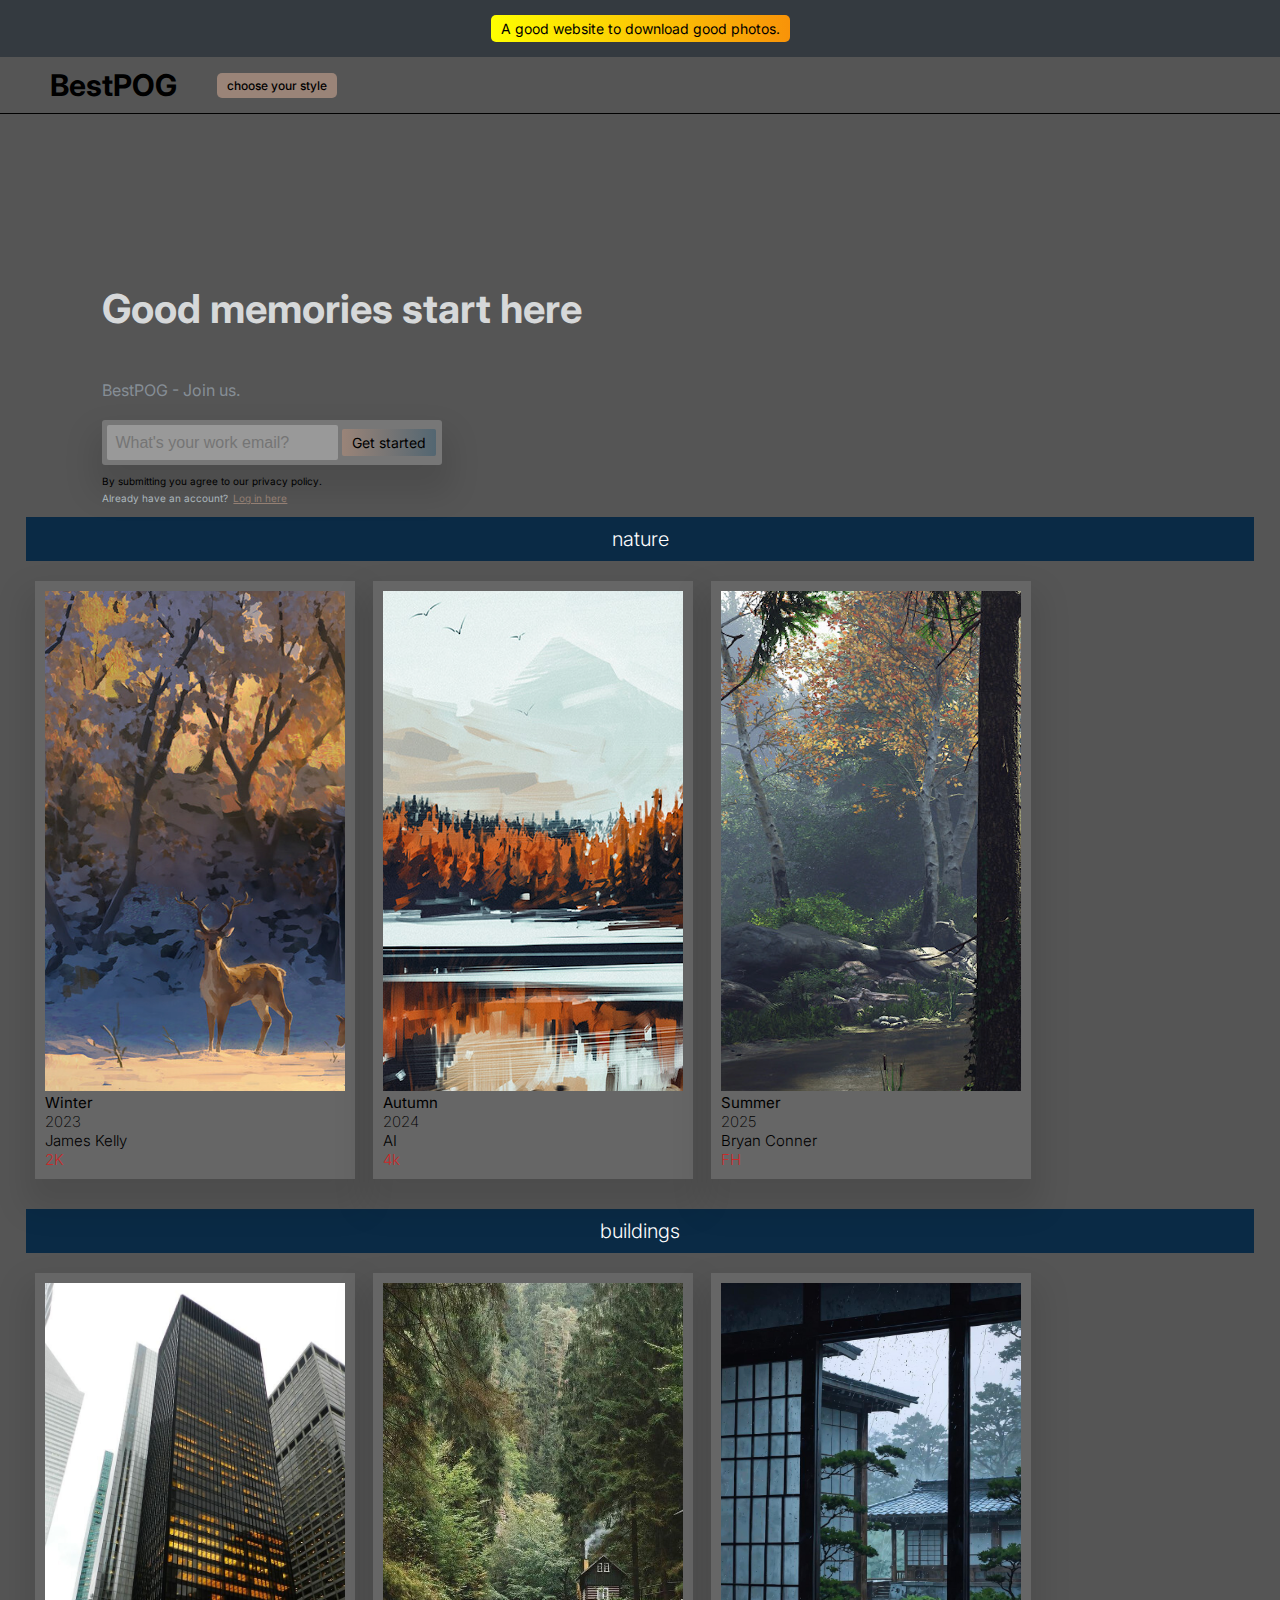
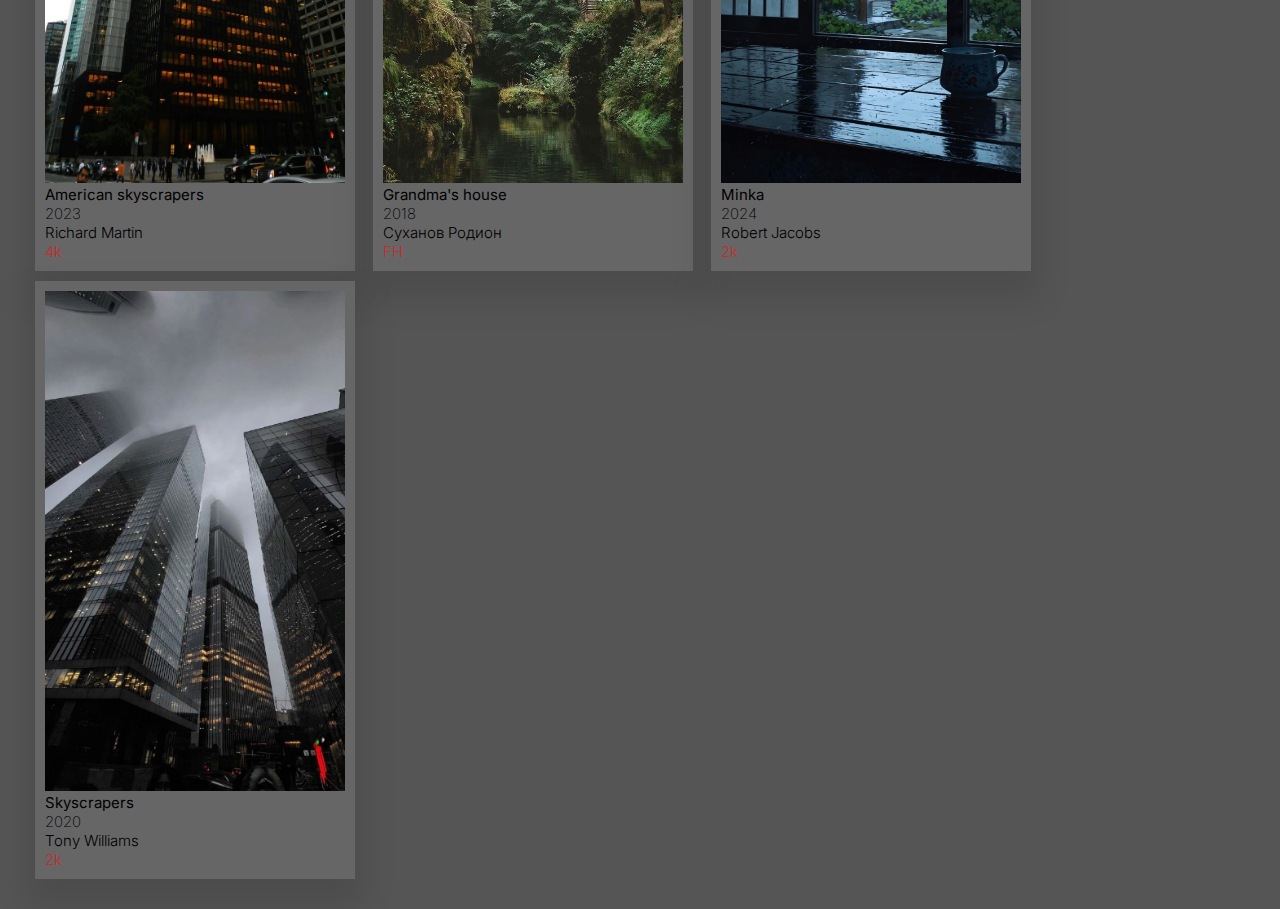
<file: index.html>
<!DOCTYPE html>
<html lang="en">
  <head>
    <meta charset="UTF-8" />
    <meta name="viewport" content="width=device-width, initial-scale=1.0" />
    <link rel="preconnect" href="https://fonts.googleapis.com" />
    <link rel="stylesheet" href="style.css" />
    <link rel="preconnect" href="https://fonts.gstatic.com" crossorigin />
    <link
      href="https://fonts.googleapis.com/css2?family=Inter:wght@100..900&display=swap"
      rel="stylesheet"
    />
    <title>Results</title>
  </head>
  <body>
    <header>
      <div class="main-line1">
        <a href="#" class="line1">A good website to download good photos.</a>
      </div>
      <div class="logo">
        <div class="logo1">
          <a class="point11" href="index.html">BestPOG</a>
          <a href="index.html" class="point12 first">choose your style</a>
        </div>
      </div>

      <div class="main-email">
        <div class="main-box-email">
          <div class="main-text">
            <a class="main-text-2"
              >Good memories start here</a
            >
          </div>
          <div class="main-text2">
            <a>BestPOG - Join us.</a>
          </div>

          <div class="point5">
            <div class="search-box1">
              <input
                class="search-txt1"
                type="text"
                name=""
                placeholder="What's your work email?"
              />
              <a class="search-btn1" href="# "> Get started </a>
            </div>
          </div>

          <div class="main-text3">
            <a>By submitting you agree to our privacy policy.</a>
          </div>
          <div class="textbottle4">
            <a class="main-account">Already have an account?</a>
            <a class="main-log" href="#">Log in here</a>
          </div>
        </div>
      </div>
    </header>
    <article class="cent-1">
        <div class="medium-course">
            <a>nature</a>
        </div>
      <div class="logo530">
        <div class="logo53">
            <div>
              <a href="index2.html"
                ><img class="badfox" src="imgfor/exp3.png"
              /></a>
            </div>
  
            <div class="fo2">
              <a class="fo21" href="index2.html">Winter</a>
  
              <a class="fo22" href="index2.html">2023</a>
              <a class="fo23" href="index2.html">James Kelly</a>
              <a class="fo24">2K</a>
            </div>
          </div>
          <div class="logo53">
            <div>
              <a href="index3.html"
                ><img class="badfox" src="imgfor/expp1.png"
              /></a>
            </div>

            <div class="fo2">
              <a href="index3.html" class="fo21"
                >Autumn</a
              >
              <a href="index3.html" class="fo22">2024 </a>
              <a href="index3.html" class="fo23">AI</a>
              <a class="fo24">4k</a>
              
            </div>
          </div>
          <div class="logo53">
            <div>
              <a href="index4.html"><img class="badfox" src="imgfor/exp2.png" /></a>
            </div>
  
            <div class="fo2">
              <a href="index4.html" class="fo21">Summer
            </a>
              <a href="index4.html" class="fo22">2025</a>
              <a href="index4.html" class="fo23">Bryan Conner</a>
              <a class="fo24">FH</a>
            </div>
          </div>
          
        </div>
      </div>
      <article class="cent-3">
        <div class="medium-course">
            <a>buildings</a>
        </div>

      
      <div class="logo530">
        <div class="logo53">
          <div>
            <a href="index11.html"
              ><img class="badfox" src="imgfor/a.jpeg"
            /></a>
          </div>

          <div  class="fo2">
            <a href="index11.html" class="fo21">American skyscrapers</a>

            <a href="index11.html" class="fo22">2023</a>
            <a href="index11.html" class="fo23">Richard Martin</a>
            <a class="fo24">4k</a>
          </div>
        </div>
        <div class="logo53">
          <div>
            <a href="index12.html"
              ><img class="badfox" src="imgfor/111.jpeg"
            /></a>
          </div>
          <!-- <div> <a href="Paprika_art/paprika_art.html"><img class="badfox" src="/photo1715712175 (1).jpeg" /></a> </div> -->

          <div class="fo2">
            <a href="index12.html" class="fo21"
              >Grandma's house</a
            >
            <a href="index12.html" class="fo22">2018</a>
            <a href="index12.html" class="fo23">Суханов Родион</a>
            <a class="fo24">FH</a>
          </div>
        </div>
        <div class="logo53">
          <div>
            <a href="index13.html"><img class="badfox" src="/imgfor/3.jpeg" /></a>
          </div>

          <div class="fo2">
            <a href="index13.html" class="fo21">Minka</a>
            <a href="index13.html" class="fo22">2024</a>
            <a href="index13.html" class="fo23">Robert Jacobs</a>
            <a class="fo24">2k</a>
          </div>
        </div>
        <div class="logo53">
          <div>
            <a href="index14.html"><img class="badfox" src="imgfor/2.jpeg" /></a>
          </div>

          <div class="fo2">
            <a href="index14.html" class="fo21">Skyscrapers</a>
            <a href="index14.html" class="fo22">2020</a>
            <a href="index14.html" class="fo23">Tony Williams</a>
            <a class="fo24">2k</a>
          </div>
        </div>
      </div>
    </article>
    </article>
    <article class="cent-2"></article>
    <div></div>
  </body>
</html>
</file>
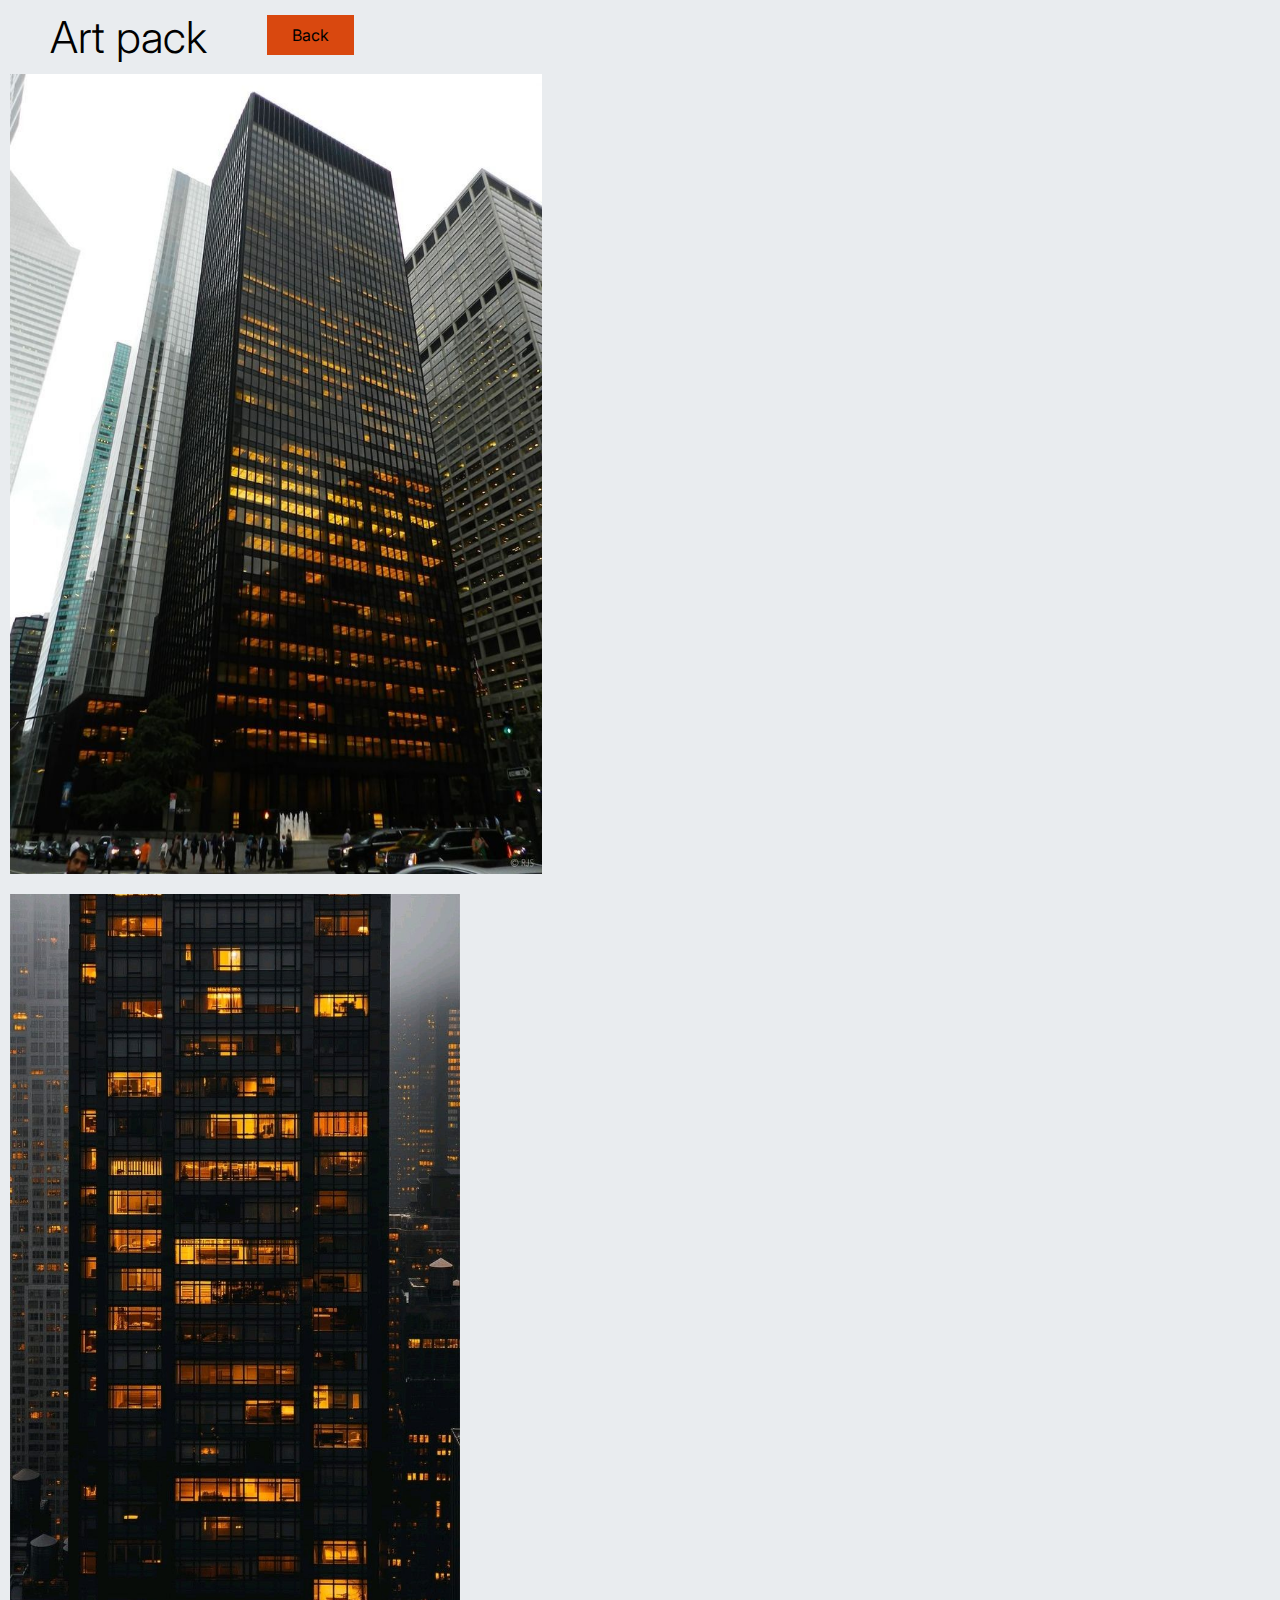
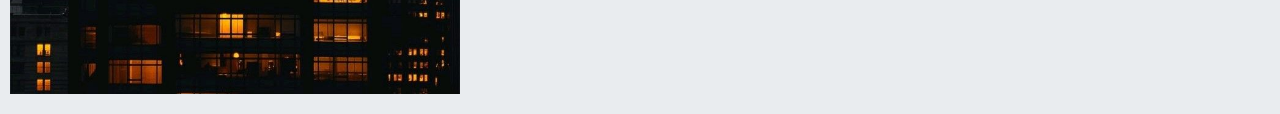
<file: index11.html>
<!DOCTYPE html>
<html lang="en">
  <head>
    <meta charset="UTF-8" />
    <meta name="viewport" content="width=device-width, initial-scale=1.0" />
    <link rel="preconnect" href="https://fonts.googleapis.com" />
    <link rel="preconnect" href="https://fonts.gstatic.com" crossorigin />
    <link
      href="https://fonts.googleapis.com/css2?family=Inter:wght@100..900&display=swap"
      rel="stylesheet"
    />
    <title>Document</title>
    <style>
      * {
        margin: 0;
        padding: 0;
        box-sizing: border-box;
      }

      body {
        margin: 0 auto;
        font-family: 'Inter', sans-serif;
        /* width: auto; */
        width: auto;
        background-color: #e9ecef;
      }

      .bad {
        width: 800px;
        height: 436px;
      }
      .bad0 {
        /* display: flex; */
        /* display: grid; */
        /* grid-template-columns: repeat(2, 2fr); */
        /* gap: 10px; */
        /* padding-left: 10px; */
        /* padding-right: 10px; */
      }
      .bad2 {
        /* padding-right: 10px; */
      }
      .bad4 {
        /* padding-right: 10px; */
      }
      .logo {
        display: flex;
        font-size: 44px;
        font-weight: 300;
        padding: 10px 40px;
        /* margin-top: 30px; */
        /* margin-top: 400px; */
      }
      .bad1 {
        font-weight: 300;
        font-size: 20px;
        text-decoration: none;
        color: #495057;
        padding-left: 20px;
        border-bottom: 3px solid #000;
        border-right: 3px solid #000;

        display: block;
      }
      .point {
        /* display: flex;
            flex-direction: column; */
      }
      .bads {
        /* width: 790px;
            height: 436px; */
        width: 800px;
        height: 436px;
        background-color: #495057;
        /* margin-right: 10px; */
        font-weight: 300;
        font-size: 40px;
        align-items: center;
        justify-content: center;
        display: flex;
        text-decoration: none;
        color: #000;
      }
      .bad2 {
        width: 500px;
        height: 833px;
        padding-bottom: 10px;
      }
      .bads2 {
        width: 500px;
        height: 833px;
        background-color: #495057;
        /* margin-right: 10px; */
        font-weight: 300;
        font-size: 40px;
        align-items: center;
        justify-content: center;
        display: flex;
        text-decoration: none;
        color: #000;
      }
      .point {
        margin-left: 10px;
      }
      .logo0 {
        display: flex;
      }
      .logo1 {
        /* display: flex; */
        margin-left: 20px;
        height: 0;
        padding-top: 10px;
        padding-bottom: 30px;
        padding-left: 25px;
        padding-right: 25px;
        align-items: center;
        justify-content: center;
        margin-top: 15px;
        text-decoration: none;
        color: #000;

        /* padding-top: 10px; */
        background-color: #d9480f;
      }
      .text-point2 {
        display: inline-block;
        background-color: #868e96;
        padding: 20px 10px;
        border-radius: 15px;
        color: #000;
        font-size: 12px;
        font-weight: 300;
      }
      .bad {
        width: 500px;
        height: 833px;

        padding-bottom: 10px;
      }
      .bado {
        display: flex;
        height: 800px;
        margin-bottom: 20px;
      }
    </style>
  </head>
  <body>
    <div class="point">
      <div class="logo0">
        <a class="logo">Art pack</a>

        <a href="index.html" class="logo1">Back</a>
      </div>
      <div class="bad0">
        <a href="imgfor/_1.jpeg"><img class="bado" src="imgfor/_1.jpeg" /></a>
        <a href="mainphoto/m1.jpeg"
          ><img class="bado" src="mainphoto/m1.jpeg"
        /></a>
      </div>
    </div>
  </body>
</html>
</file>
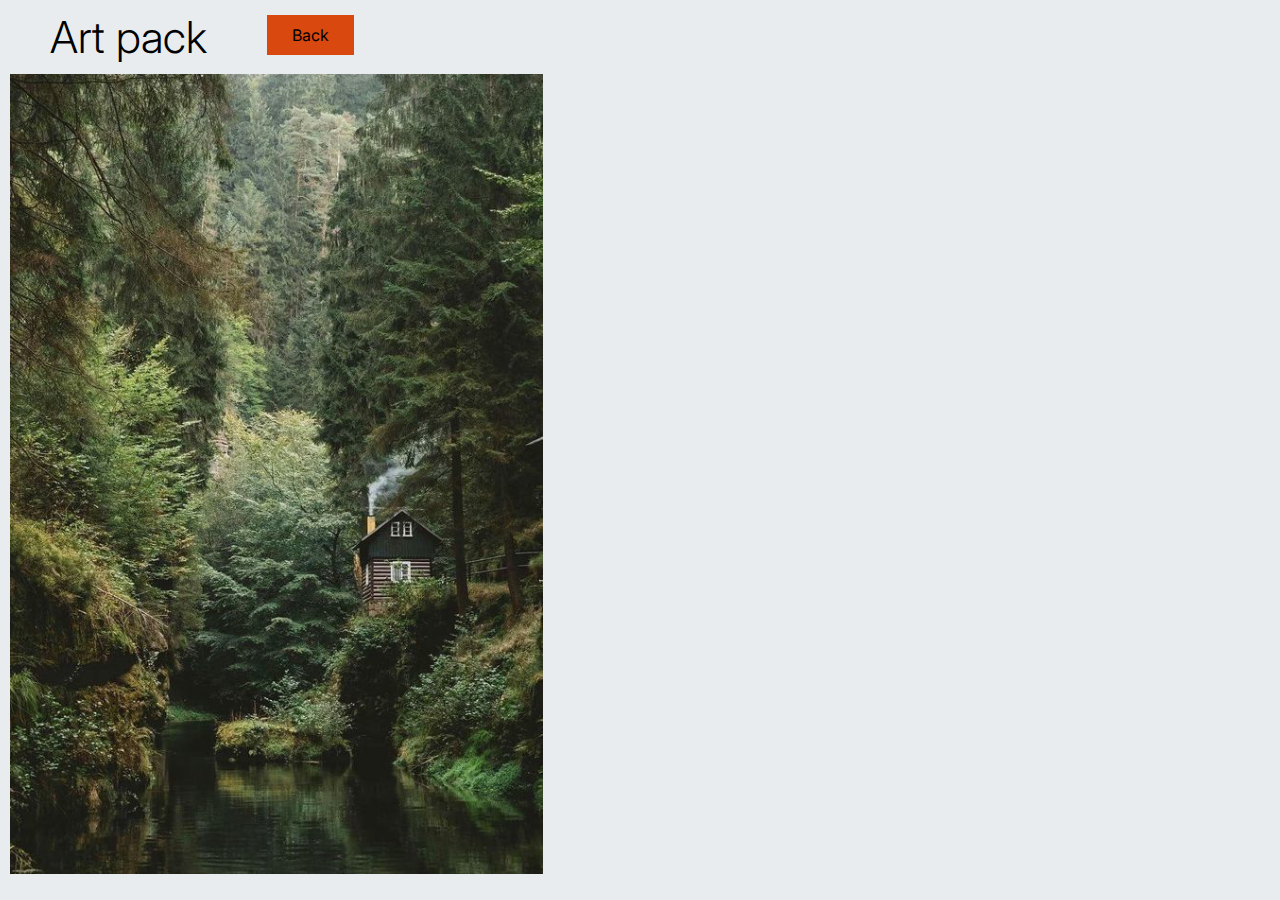
<file: index12.html>
<!DOCTYPE html>
<html lang="en">
  <head>
    <meta charset="UTF-8" />
    <meta name="viewport" content="width=device-width, initial-scale=1.0" />
    <link rel="preconnect" href="https://fonts.googleapis.com" />
    <link rel="preconnect" href="https://fonts.gstatic.com" crossorigin />
    <link
      href="https://fonts.googleapis.com/css2?family=Inter:wght@100..900&display=swap"
      rel="stylesheet"
    />
    <title>Document</title>
    <style>
      * {
        margin: 0;
        padding: 0;
        box-sizing: border-box;
      }

      body {
        margin: 0 auto;
        font-family: 'Inter', sans-serif;
        /* width: auto; */
        width: auto;
        background-color: #e9ecef;
      }

      .bad {
        width: 800px;
        height: 436px;
      }
      .bad0 {
        /* display: flex; */
        /* display: grid; */
        /* grid-template-columns: repeat(2, 2fr); */
        /* gap: 10px; */
        /* padding-left: 10px; */
        /* padding-right: 10px; */
      }
      .bad2 {
        /* padding-right: 10px; */
      }
      .bad4 {
        /* padding-right: 10px; */
      }
      .logo {
        display: flex;
        font-size: 44px;
        font-weight: 300;
        padding: 10px 40px;
        /* margin-top: 30px; */
        /* margin-top: 400px; */
      }
      .bad1 {
        font-weight: 300;
        font-size: 20px;
        text-decoration: none;
        color: #495057;
        padding-left: 20px;
        border-bottom: 3px solid #000;
        border-right: 3px solid #000;

        display: block;
      }
      .point {
        /* display: flex;
            flex-direction: column; */
      }
      .bads {
        /* width: 790px;
            height: 436px; */
        width: 800px;
        height: 436px;
        background-color: #495057;
        /* margin-right: 10px; */
        font-weight: 300;
        font-size: 40px;
        align-items: center;
        justify-content: center;
        display: flex;
        text-decoration: none;
        color: #000;
      }
      .bad2 {
        width: 500px;
        height: 833px;
        padding-bottom: 10px;
      }
      .bads2 {
        width: 500px;
        height: 833px;
        background-color: #495057;
        /* margin-right: 10px; */
        font-weight: 300;
        font-size: 40px;
        align-items: center;
        justify-content: center;
        display: flex;
        text-decoration: none;
        color: #000;
      }
      .point {
        margin-left: 10px;
      }
      .logo0 {
        display: flex;
      }
      .logo1 {
        /* display: flex; */
        margin-left: 20px;
        height: 0;
        padding-top: 10px;
        padding-bottom: 30px;
        padding-left: 25px;
        padding-right: 25px;
        align-items: center;
        justify-content: center;
        margin-top: 15px;
        text-decoration: none;
        color: #000;

        /* padding-top: 10px; */
        background-color: #d9480f;
      }
      .text-point2 {
        display: inline-block;
        background-color: #868e96;
        padding: 20px 10px;
        border-radius: 15px;
        color: #000;
        font-size: 12px;
        font-weight: 300;
      }
      .bad {
        width: 500px;
        height: 833px;

        padding-bottom: 10px;
      }
      .bado {
        display: flex;
        height: 800px;
        margin-bottom: 20px;
      }
    </style>
  </head>
  <body>
    <div class="point">
      <div class="logo0">
        <a class="logo">Art pack</a>

        <a href="index.html" class="logo1">Back</a>
      </div>
      <div class="bad0">
        <a href="imgfor/111"><img class="bado" src="imgfor/111.jpeg" /></a>
      </div>
    </div>
  </body>
</html>
</file>
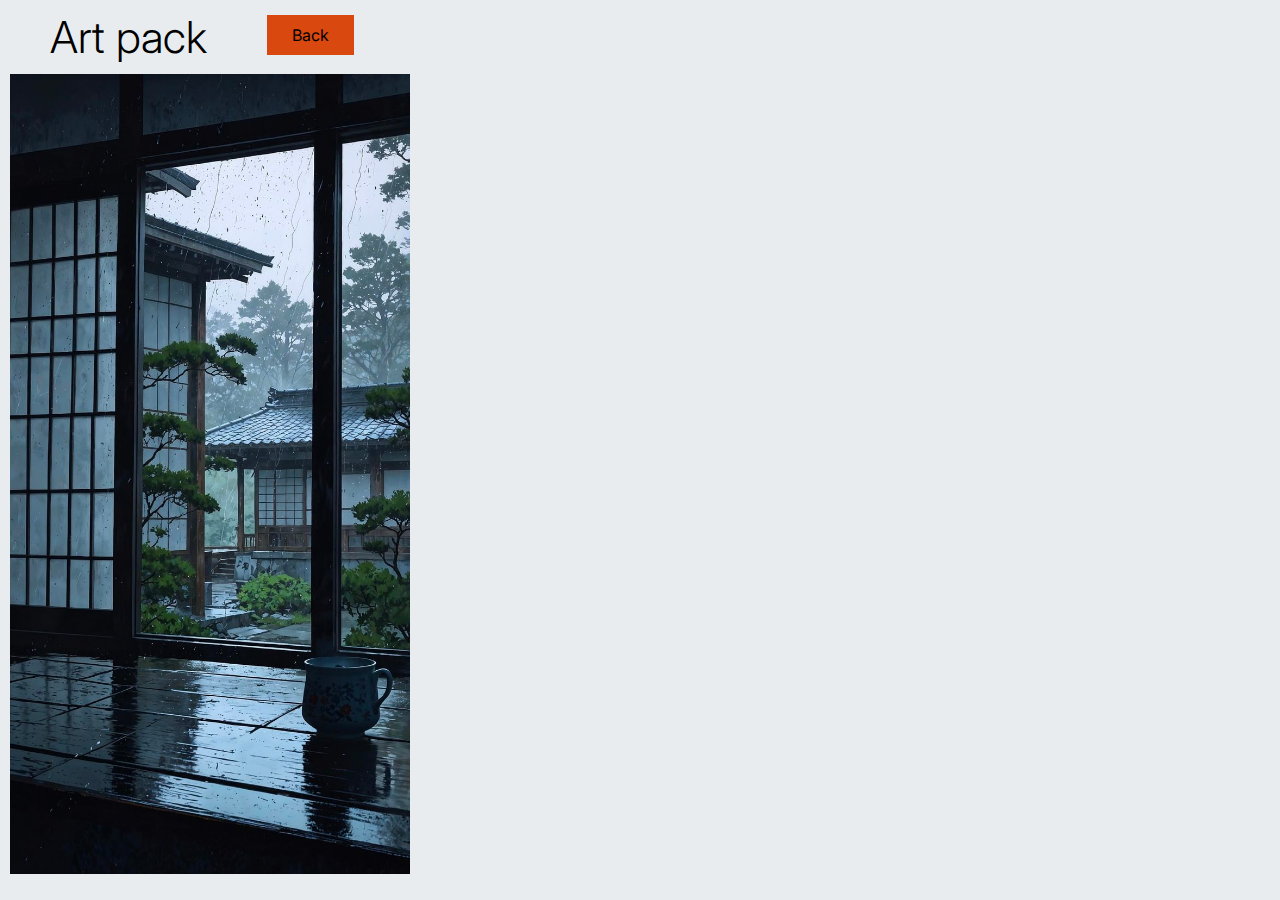
<file: index13.html>
<!DOCTYPE html>
<html lang="en">
  <head>
    <meta charset="UTF-8" />
    <meta name="viewport" content="width=device-width, initial-scale=1.0" />
    <link rel="preconnect" href="https://fonts.googleapis.com" />
    <link rel="preconnect" href="https://fonts.gstatic.com" crossorigin />
    <link
      href="https://fonts.googleapis.com/css2?family=Inter:wght@100..900&display=swap"
      rel="stylesheet"
    />
    <title>Document</title>
    <style>
      * {
        margin: 0;
        padding: 0;
        box-sizing: border-box;
      }

      body {
        margin: 0 auto;
        font-family: 'Inter', sans-serif;
        /* width: auto; */
        width: auto;
        background-color: #e9ecef;
      }

      .bad {
        width: 800px;
        height: 436px;
      }
      .bad0 {
        /* display: flex; */
        /* display: grid; */
        /* grid-template-columns: repeat(2, 2fr); */
        /* gap: 10px; */
        /* padding-left: 10px; */
        /* padding-right: 10px; */
      }
      .bad2 {
        /* padding-right: 10px; */
      }
      .bad4 {
        /* padding-right: 10px; */
      }
      .logo {
        display: flex;
        font-size: 44px;
        font-weight: 300;
        padding: 10px 40px;
        /* margin-top: 30px; */
        /* margin-top: 400px; */
      }
      .bad1 {
        font-weight: 300;
        font-size: 20px;
        text-decoration: none;
        color: #495057;
        padding-left: 20px;
        border-bottom: 3px solid #000;
        border-right: 3px solid #000;

        display: block;
      }
      .point {
        /* display: flex;
            flex-direction: column; */
      }
      .bads {
        /* width: 790px;
            height: 436px; */
        width: 800px;
        height: 436px;
        background-color: #495057;
        /* margin-right: 10px; */
        font-weight: 300;
        font-size: 40px;
        align-items: center;
        justify-content: center;
        display: flex;
        text-decoration: none;
        color: #000;
      }
      .bad2 {
        width: 500px;
        height: 833px;
        padding-bottom: 10px;
      }
      .bads2 {
        width: 500px;
        height: 833px;
        background-color: #495057;
        /* margin-right: 10px; */
        font-weight: 300;
        font-size: 40px;
        align-items: center;
        justify-content: center;
        display: flex;
        text-decoration: none;
        color: #000;
      }
      .point {
        margin-left: 10px;
      }
      .logo0 {
        display: flex;
      }
      .logo1 {
        /* display: flex; */
        margin-left: 20px;
        height: 0;
        padding-top: 10px;
        padding-bottom: 30px;
        padding-left: 25px;
        padding-right: 25px;
        align-items: center;
        justify-content: center;
        margin-top: 15px;
        text-decoration: none;
        color: #000;

        /* padding-top: 10px; */
        background-color: #d9480f;
      }
      .text-point2 {
        display: inline-block;
        background-color: #868e96;
        padding: 20px 10px;
        border-radius: 15px;
        color: #000;
        font-size: 12px;
        font-weight: 300;
      }
      .bad {
        width: 500px;
        height: 833px;

        padding-bottom: 10px;
      }
      .bado {
        display: flex;
        height: 800px;
        margin-bottom: 20px;
      }
    </style>
  </head>
  <body>
    <div class="point">
      <div class="logo0">
        <a class="logo">Art pack</a>

        <a href="index.html" class="logo1">Back</a>
      </div>
      <div class="bad0">
        <a href="imgfor/3.jpeg"><img class="bado" src="imgfor/3.jpeg" /></a>
      </div>
    </div>
  </body>
</html>
</file>
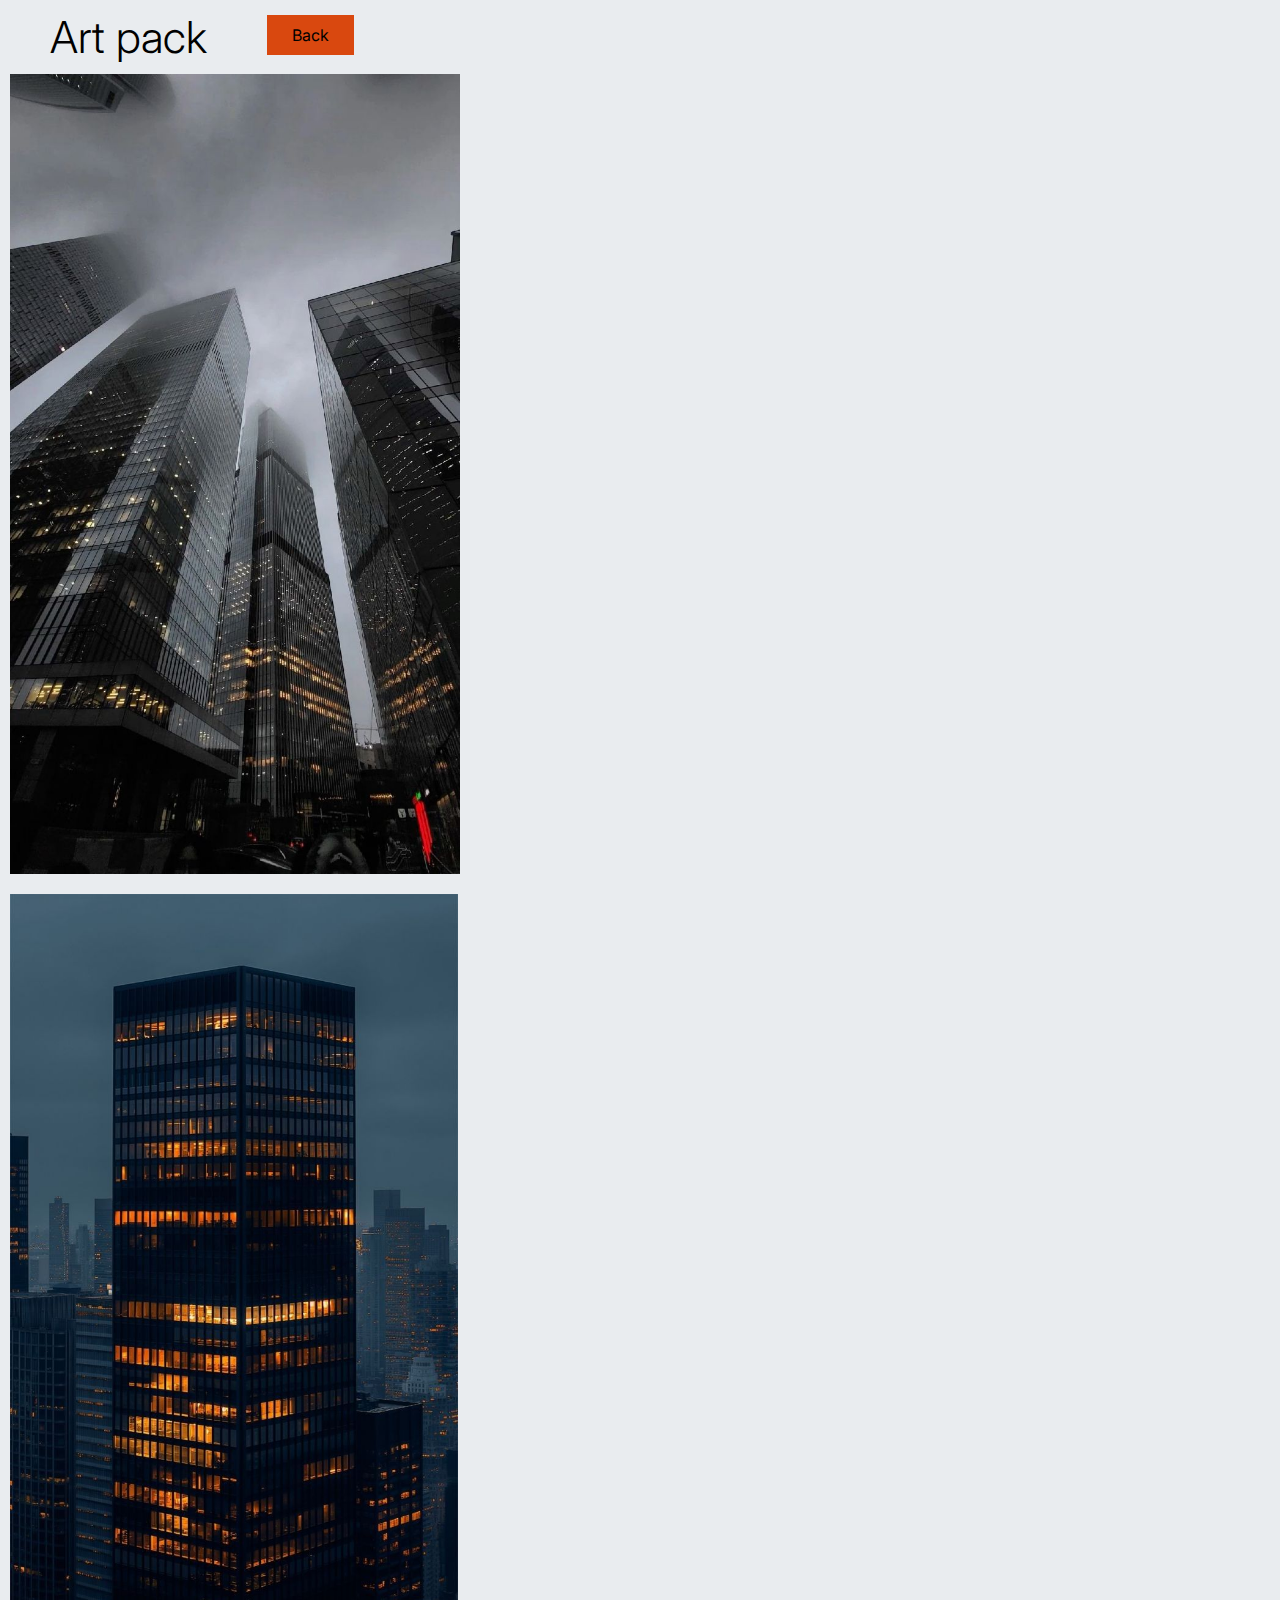
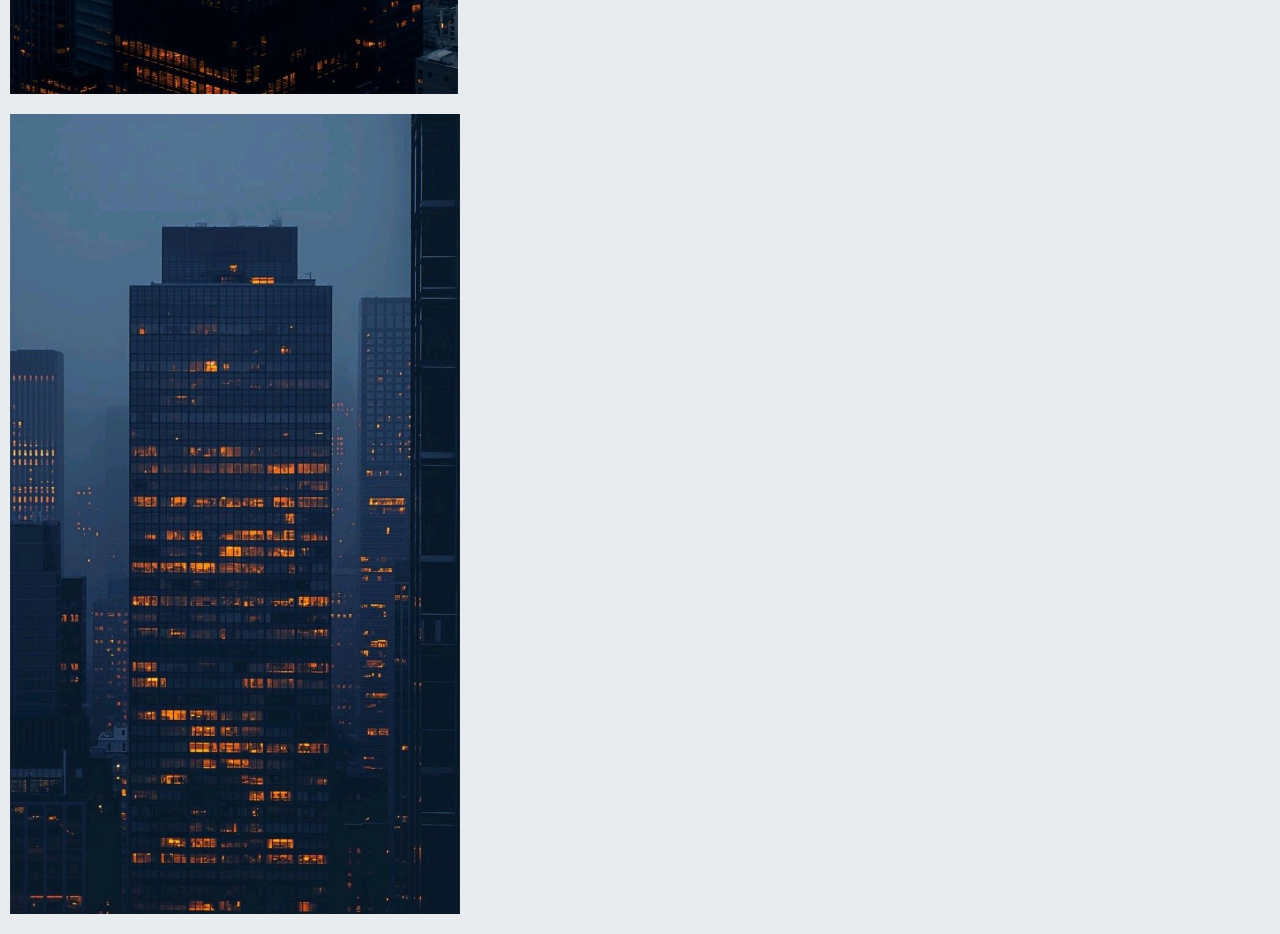
<file: index14.html>
<!DOCTYPE html>
<html lang="en">
  <head>
    <meta charset="UTF-8" />
    <meta name="viewport" content="width=device-width, initial-scale=1.0" />
    <link rel="preconnect" href="https://fonts.googleapis.com" />
    <link rel="preconnect" href="https://fonts.gstatic.com" crossorigin />
    <link
      href="https://fonts.googleapis.com/css2?family=Inter:wght@100..900&display=swap"
      rel="stylesheet"
    />
    <title>Document</title>
    <style>
      * {
        margin: 0;
        padding: 0;
        box-sizing: border-box;
      }

      body {
        margin: 0 auto;
        font-family: 'Inter', sans-serif;
        /* width: auto; */
        width: auto;
        background-color: #e9ecef;
      }

      .bad {
        width: 800px;
        height: 436px;
      }
      .bad0 {
        /* display: flex; */
        /* display: grid; */
        /* grid-template-columns: repeat(2, 2fr); */
        /* gap: 10px; */
        /* padding-left: 10px; */
        /* padding-right: 10px; */
      }
      .bad2 {
        /* padding-right: 10px; */
      }
      .bad4 {
        /* padding-right: 10px; */
      }
      .logo {
        display: flex;
        font-size: 44px;
        font-weight: 300;
        padding: 10px 40px;
        /* margin-top: 30px; */
        /* margin-top: 400px; */
      }
      .bad1 {
        font-weight: 300;
        font-size: 20px;
        text-decoration: none;
        color: #495057;
        padding-left: 20px;
        border-bottom: 3px solid #000;
        border-right: 3px solid #000;

        display: block;
      }
      .point {
        /* display: flex;
            flex-direction: column; */
      }
      .bads {
        /* width: 790px;
            height: 436px; */
        width: 800px;
        height: 436px;
        background-color: #495057;
        /* margin-right: 10px; */
        font-weight: 300;
        font-size: 40px;
        align-items: center;
        justify-content: center;
        display: flex;
        text-decoration: none;
        color: #000;
      }
      .bad2 {
        width: 500px;
        height: 833px;
        padding-bottom: 10px;
      }
      .bads2 {
        width: 500px;
        height: 833px;
        background-color: #495057;
        /* margin-right: 10px; */
        font-weight: 300;
        font-size: 40px;
        align-items: center;
        justify-content: center;
        display: flex;
        text-decoration: none;
        color: #000;
      }
      .point {
        margin-left: 10px;
      }
      .logo0 {
        display: flex;
      }
      .logo1 {
        /* display: flex; */
        margin-left: 20px;
        height: 0;
        padding-top: 10px;
        padding-bottom: 30px;
        padding-left: 25px;
        padding-right: 25px;
        align-items: center;
        justify-content: center;
        margin-top: 15px;
        text-decoration: none;
        color: #000;

        /* padding-top: 10px; */
        background-color: #d9480f;
      }
      .text-point2 {
        display: inline-block;
        background-color: #868e96;
        padding: 20px 10px;
        border-radius: 15px;
        color: #000;
        font-size: 12px;
        font-weight: 300;
      }
      .bad {
        width: 500px;
        height: 833px;

        padding-bottom: 10px;
      }
      .bado {
        display: flex;
        height: 800px;
        margin-bottom: 20px;
      }
    </style>
  </head>
  <body>
    <div class="point">
      <div class="logo0">
        <a class="logo">Art pack</a>

        <a href="index.html" class="logo1">Back</a>
      </div>
      <div class="bad0">
        <a href="imgfor/_2.jpeg"><img class="bado" src="imgfor/_2.jpeg" /></a>
        <a href="mainphoto/m10.jpeg"
          ><img class="bado" src="mainphoto/m10.jpeg"
        /></a>
        <a href="mainphoto/m9.jpeg"
          ><img class="bado" src="mainphoto/m9.jpeg"
        /></a>
      </div>
    </div>
  </body>
</html>
</file>
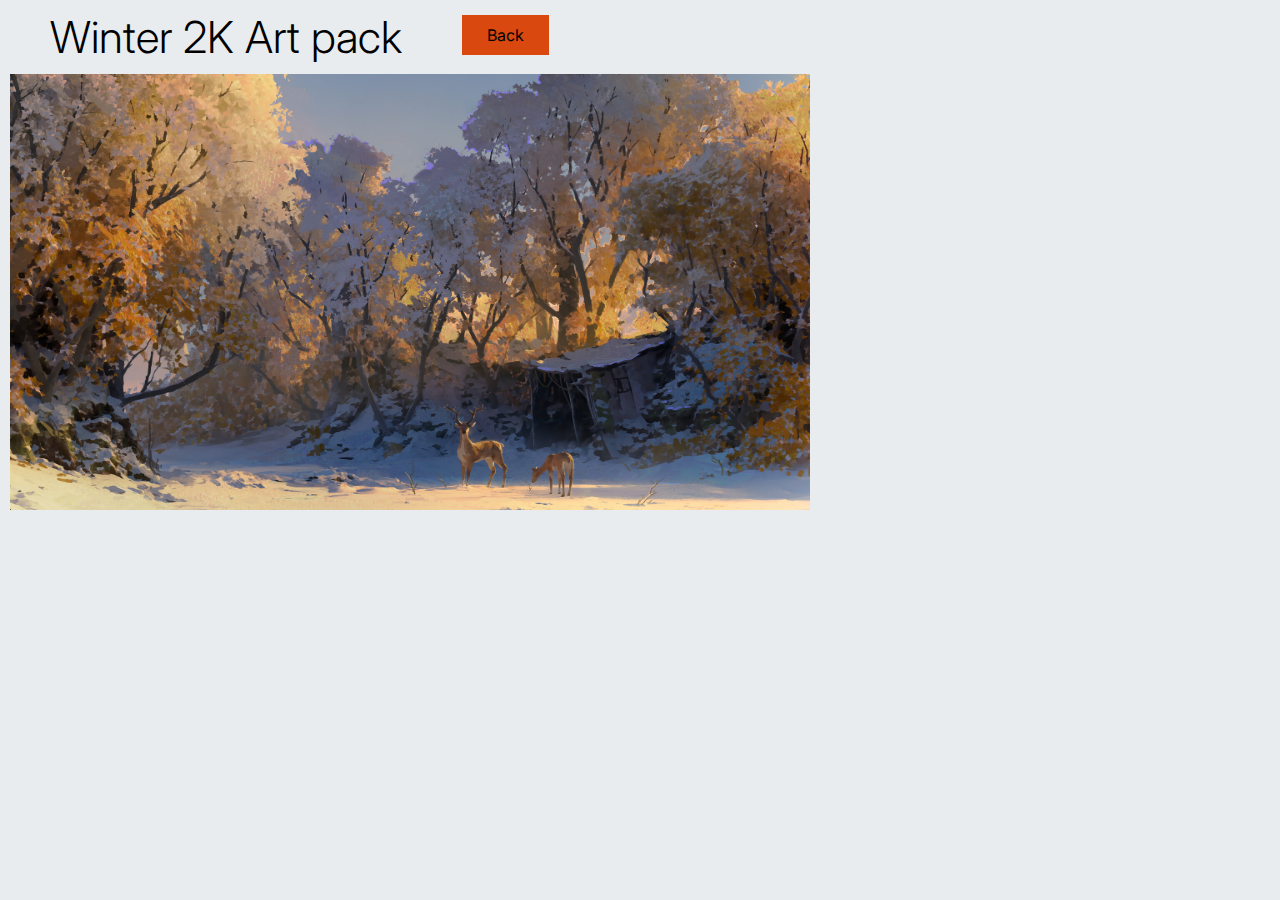
<file: index2.html>
<!DOCTYPE html>
<html lang="en">
  <head>
    <meta charset="UTF-8" />
    <meta name="viewport" content="width=device-width, initial-scale=1.0" />
    <link rel="preconnect" href="https://fonts.googleapis.com" />
    <link rel="preconnect" href="https://fonts.gstatic.com" crossorigin />
    <link
      href="https://fonts.googleapis.com/css2?family=Inter:wght@100..900&display=swap"
      rel="stylesheet"
    />
    <title>Document</title>
    <style>
      * {
        margin: 0;
        padding: 0;
        box-sizing: border-box;
      }

      body {
        margin: 0 auto;
        font-family: 'Inter', sans-serif;
        /* width: auto; */
        width: auto;
        background-color: #e9ecef;
      }

      .bad {
        width: 800px;
        height: 436px;
      }
      .bad0 {
        /* display: flex; */
        /* display: grid; */
        /* grid-template-columns: repeat(2, 2fr); */
        /* gap: 10px; */
        /* padding-left: 10px; */
        /* padding-right: 10px; */
      }
      .bad2 {
        /* padding-right: 10px; */
      }
      .bad4 {
        /* padding-right: 10px; */
      }
      .logo {
        display: flex;
        font-size: 44px;
        font-weight: 300;
        padding: 10px 40px;
        /* margin-top: 30px; */
        /* margin-top: 400px; */
      }
      .bad1 {
        font-weight: 300;
        font-size: 20px;
        text-decoration: none;
        color: #495057;
        padding-left: 20px;
        border-bottom: 3px solid #000;
        border-right: 3px solid #000;

        display: block;
      }
      .point {
        /* display: flex;
            flex-direction: column; */
      }
      .bads {
        /* width: 790px;
            height: 436px; */
        width: 800px;
        height: 436px;
        background-color: #495057;
        /* margin-right: 10px; */
        font-weight: 300;
        font-size: 40px;
        align-items: center;
        justify-content: center;
        display: flex;
        text-decoration: none;
        color: #000;
      }
      .bad2 {
        width: 500px;
        height: 833px;
        padding-bottom: 10px;
      }
      .bads2 {
        width: 500px;
        height: 833px;
        background-color: #495057;
        /* margin-right: 10px; */
        font-weight: 300;
        font-size: 40px;
        align-items: center;
        justify-content: center;
        display: flex;
        text-decoration: none;
        color: #000;
      }
      .point {
        margin-left: 10px;
      }
      .logo0 {
        display: flex;
      }
      .logo1 {
        /* display: flex; */
        margin-left: 20px;
        height: 0;
        padding-top: 10px;
        padding-bottom: 30px;
        padding-left: 25px;
        padding-right: 25px;
        align-items: center;
        justify-content: center;
        margin-top: 15px;
        text-decoration: none;
        color: #000;

        /* padding-top: 10px; */
        background-color: #d9480f;
      }
      .text-point2 {
        display: inline-block;
        background-color: #868e96;
        padding: 20px 10px;
        border-radius: 15px;
        color: #000;
        font-size: 12px;
        font-weight: 300;
      }
    </style>
  </head>
  <body>
    <div class="point">
      <div class="logo0">
        <a class="logo">Winter 2K Art pack</a>

        <a href="index.html" class="logo1">Back</a>
      </div>
      <div class="bad0">
        <a href="mainphoto/m4.jpg"
          ><img class="bad" src="mainphoto/m4.jpg"
        /></a>
      </div>
    </div>
  </body>
</html>
</file>
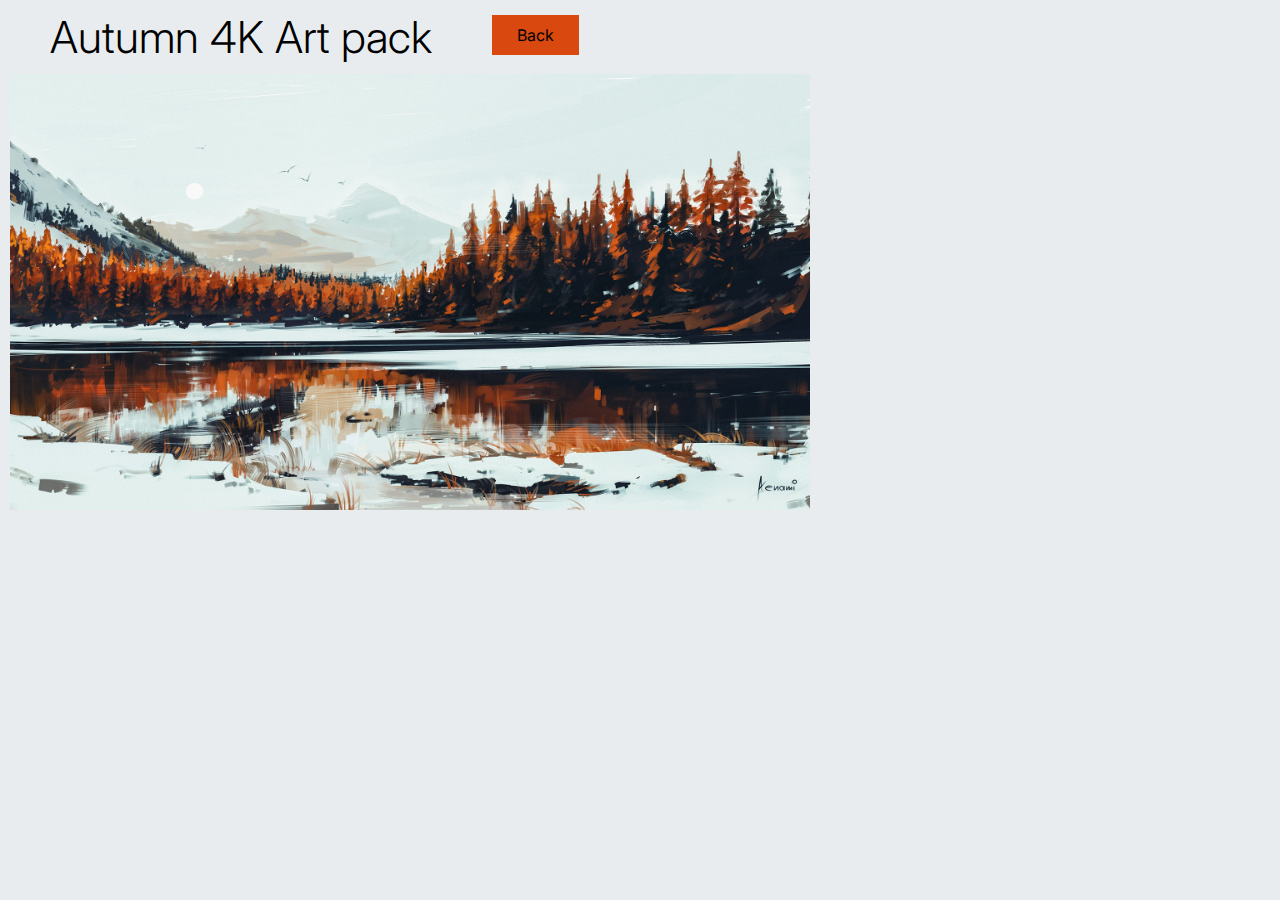
<file: index3.html>
<!DOCTYPE html>
<html lang="en">
  <head>
    <meta charset="UTF-8" />
    <meta name="viewport" content="width=device-width, initial-scale=1.0" />
    <link rel="preconnect" href="https://fonts.googleapis.com" />
    <link rel="preconnect" href="https://fonts.gstatic.com" crossorigin />
    <link
      href="https://fonts.googleapis.com/css2?family=Inter:wght@100..900&display=swap"
      rel="stylesheet"
    />
    <title>Document</title>
    <style>
      * {
        margin: 0;
        padding: 0;
        box-sizing: border-box;
      }

      body {
        margin: 0 auto;
        font-family: 'Inter', sans-serif;
        /* width: auto; */
        width: auto;
        background-color: #e9ecef;
      }

      .bad {
        width: 800px;
        height: 436px;
      }
      .bad0 {
        /* display: flex; */
        /* display: grid; */
        /* grid-template-columns: repeat(2, 2fr); */
        /* gap: 10px; */
        /* padding-left: 10px; */
        /* padding-right: 10px; */
      }
      .bad2 {
        /* padding-right: 10px; */
      }
      .bad4 {
        /* padding-right: 10px; */
      }
      .logo {
        display: flex;
        font-size: 44px;
        font-weight: 300;
        padding: 10px 40px;
        /* margin-top: 30px; */
        /* margin-top: 400px; */
      }
      .bad1 {
        font-weight: 300;
        font-size: 20px;
        text-decoration: none;
        color: #495057;
        padding-left: 20px;
        border-bottom: 3px solid #000;
        border-right: 3px solid #000;

        display: block;
      }
      .point {
        /* display: flex;
            flex-direction: column; */
      }
      .bads {
        /* width: 790px;
            height: 436px; */
        width: 800px;
        height: 436px;
        background-color: #495057;
        /* margin-right: 10px; */
        font-weight: 300;
        font-size: 40px;
        align-items: center;
        justify-content: center;
        display: flex;
        text-decoration: none;
        color: #000;
      }
      .bad2 {
        width: 500px;
        height: 833px;
        padding-bottom: 10px;
      }
      .bads2 {
        width: 500px;
        height: 833px;
        background-color: #495057;
        /* margin-right: 10px; */
        font-weight: 300;
        font-size: 40px;
        align-items: center;
        justify-content: center;
        display: flex;
        text-decoration: none;
        color: #000;
      }
      .point {
        margin-left: 10px;
      }
      .logo0 {
        display: flex;
      }
      .logo1 {
        /* display: flex; */
        margin-left: 20px;
        height: 0;
        padding-top: 10px;
        padding-bottom: 30px;
        padding-left: 25px;
        padding-right: 25px;
        align-items: center;
        justify-content: center;
        margin-top: 15px;
        text-decoration: none;
        color: #000;

        /* padding-top: 10px; */
        background-color: #d9480f;
      }
      .text-point2 {
        display: inline-block;
        background-color: #868e96;
        padding: 20px 10px;
        border-radius: 15px;
        color: #000;
        font-size: 12px;
        font-weight: 300;
      }
    </style>
  </head>
  <body>
    <div class="point">
      <div class="logo0">
        <a class="logo">Autumn 4K Art pack</a>

        <a href="index.html" class="logo1">Back</a>
      </div>
      <div class="bad0">
        <a href="mainphoto/m11.jpg"
          ><img class="bad" src="mainphoto/m11.jpg"
        /></a>
      </div>
    </div>
  </body>
</html>
</file>
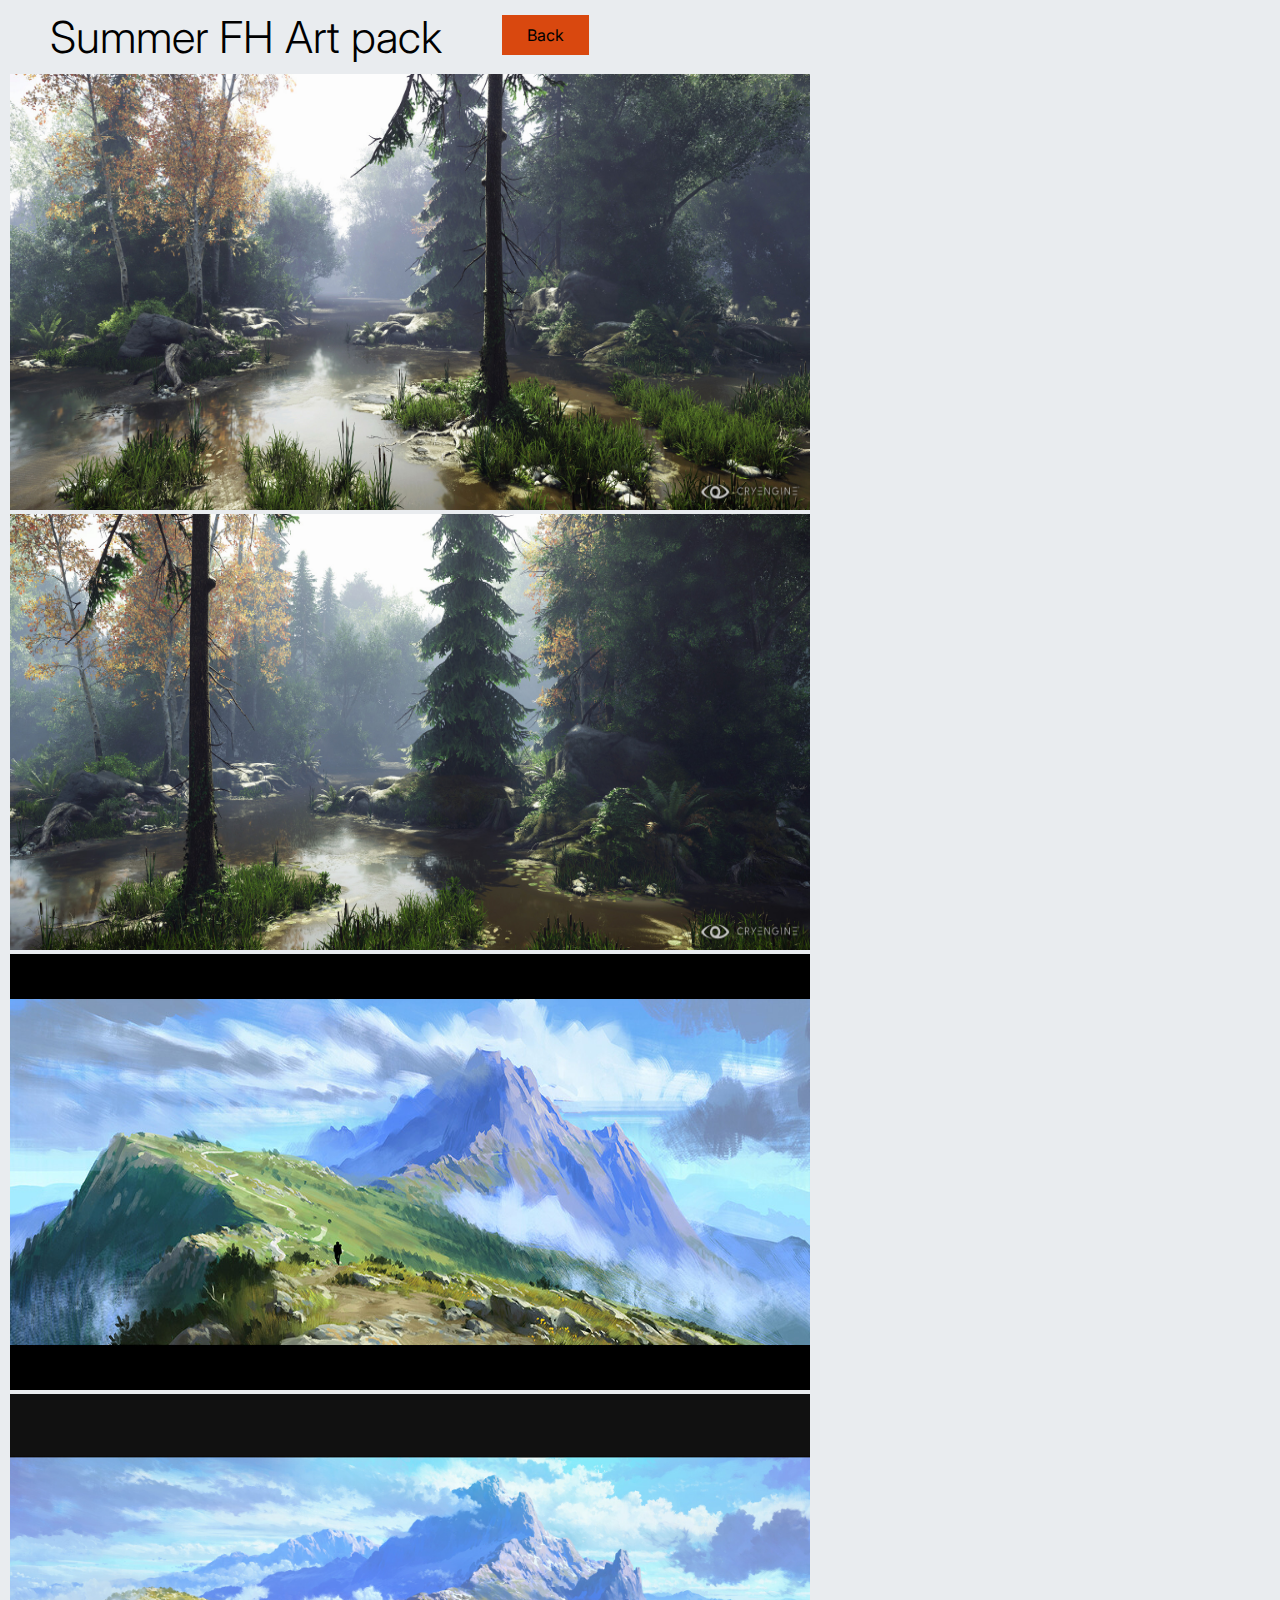
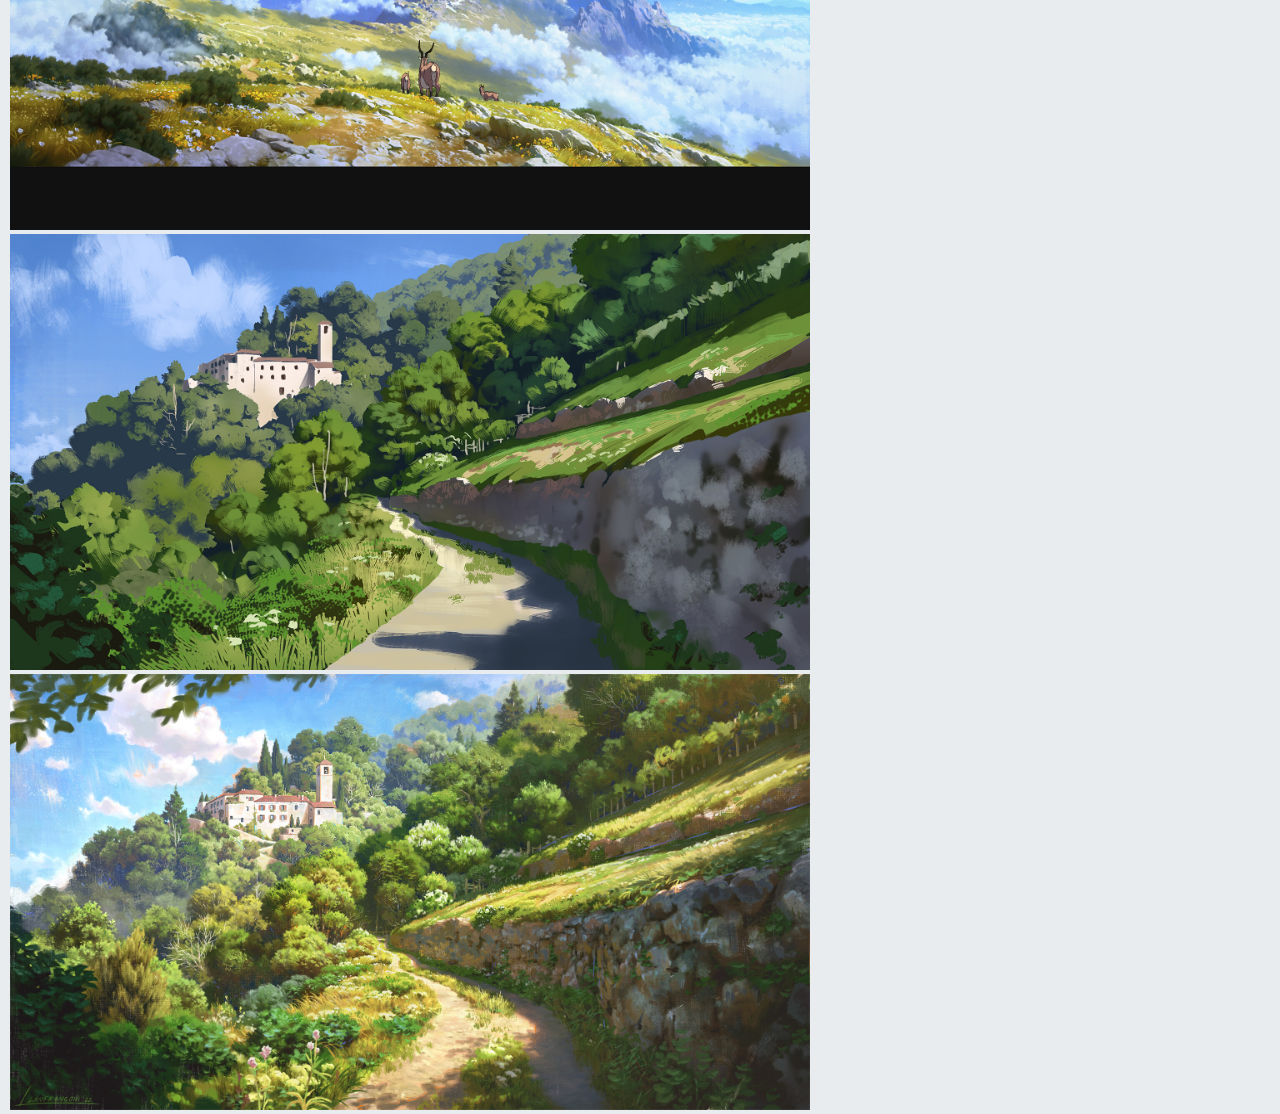
<file: index4.html>
<!DOCTYPE html>
<html lang="en">
  <head>
    <meta charset="UTF-8" />
    <meta name="viewport" content="width=device-width, initial-scale=1.0" />
    <link rel="preconnect" href="https://fonts.googleapis.com" />
    <link rel="preconnect" href="https://fonts.gstatic.com" crossorigin />
    <link
      href="https://fonts.googleapis.com/css2?family=Inter:wght@100..900&display=swap"
      rel="stylesheet"
    />
    <title>Document</title>
    <style>
      * {
        margin: 0;
        padding: 0;
        box-sizing: border-box;
      }

      body {
        margin: 0 auto;
        font-family: 'Inter', sans-serif;
        /* width: auto; */
        width: auto;
        background-color: #e9ecef;
      }

      .bad {
        width: 800px;
        height: 436px;
      }
      .bad0 {
        /* display: flex; */
        /* display: grid; */
        /* grid-template-columns: repeat(2, 2fr); */
        /* gap: 10px; */
        /* padding-left: 10px; */
        /* padding-right: 10px; */
      }
      .bad2 {
        /* padding-right: 10px; */
      }
      .bad4 {
        /* padding-right: 10px; */
      }
      .logo {
        display: flex;
        font-size: 44px;
        font-weight: 300;
        padding: 10px 40px;
        /* margin-top: 30px; */
        /* margin-top: 400px; */
      }
      .bad1 {
        font-weight: 300;
        font-size: 20px;
        text-decoration: none;
        color: #495057;
        padding-left: 20px;
        border-bottom: 3px solid #000;
        border-right: 3px solid #000;

        display: block;
      }
      .point {
        /* display: flex;
            flex-direction: column; */
      }
      .bads {
        /* width: 790px;
            height: 436px; */
        width: 800px;
        height: 436px;
        background-color: #495057;
        /* margin-right: 10px; */
        font-weight: 300;
        font-size: 40px;
        align-items: center;
        justify-content: center;
        display: flex;
        text-decoration: none;
        color: #000;
      }
      .bad2 {
        width: 500px;
        height: 833px;
        padding-bottom: 10px;
      }
      .bads2 {
        width: 500px;
        height: 833px;
        background-color: #495057;
        /* margin-right: 10px; */
        font-weight: 300;
        font-size: 40px;
        align-items: center;
        justify-content: center;
        display: flex;
        text-decoration: none;
        color: #000;
      }
      .point {
        margin-left: 10px;
      }
      .logo0 {
        display: flex;
      }
      .logo1 {
        /* display: flex; */
        margin-left: 20px;
        height: 0;
        padding-top: 10px;
        padding-bottom: 30px;
        padding-left: 25px;
        padding-right: 25px;
        align-items: center;
        justify-content: center;
        margin-top: 15px;
        text-decoration: none;
        color: #000;

        /* padding-top: 10px; */
        background-color: #d9480f;
      }
      .text-point2 {
        display: inline-block;
        background-color: #868e96;
        padding: 20px 10px;
        border-radius: 15px;
        color: #000;
        font-size: 12px;
        font-weight: 300;
      }
    </style>
  </head>
  <body>
    <div class="point">
      <div class="logo0">
        <a class="logo">Summer FH Art pack</a>

        <a href="index.html" class="logo1">Back</a>
      </div>
      <div class="bad0">
        <a href="mainphoto/m2.jpg"
          ><img class="bad" src="mainphoto/m2.jpg"
        /></a>
        <a href="mainphoto/m3.jpg"
          ><img class="bad" src="mainphoto/m3.jpg"
        /></a>
        <a href="mainphoto/m5.jpg"
          ><img class="bad" src="mainphoto/m5.jpg"
        /></a>
        <a href="mainphoto/m6.jpg"
          ><img class="bad" src="mainphoto/m6.jpg"
        /></a>
        <a href="mainphoto/m7.jpg"
          ><img class="bad" src="mainphoto/m7.jpg"
        /></a>
        <a href="mainphoto/m8.jpg"
          ><img class="bad" src="mainphoto/m8.jpg"
        /></a>
      </div>
    </div>
  </body>
</html>
</file>
<file: style.css>
/* 
----------SITE = Results

--- 01 TYPOGRAPHY SYSTEM

    --FONT SIZE SYSTEM (px)
        10 / 12 / 14 / 16 / 18 / 20 / 24 / 30 / 36 / 44 / 52 / 62 / 74 / 86 / 98

    --SPACING SYSTEM (px)
        2 / 4 / 8 / 12 / 16 / 24 / 32 / 48 / 64 / 80 / 96 / 128


    --Font weights:
    Deafault : 400,500,600,700  
        

    --line heights:
        Deafault : 1
        medium: 1.2
        Small: 1.05
        Paragraph default: 1.6
    
    -- Letter spacing
    -0.5px
    0.75
--- 02 COLORS: 

 - Primary: 
 - Tints:


 - Shades: 
 - Accents: 
 - Greys
#555
#333


---05 SHADOWS

--- 06 BORDER-RADIUS

Defualt: 9px
Medium: 11px

--- 07 WHITESPACE

-SPACING SYSTEM (px) (Margin padding etc )
2 / 4 / 8 / 12 / 16 / 24 / 32 / 48 / 64 / 80 / 96 / 128

 */
* {
  margin: 0;
  padding: 0;
  box-sizing: border-box;
}
html {
  font-size: 62.5%;
  box-sizing: border-box;
}
body {
  font-family: 'Inter', sans-serif;
  background-color: #555;
}
.main-line1 {
  font-weight: 400;
  display: flex;
  justify-content: center;
  padding-top: 15px;
  padding-bottom: 15px;
  background-color: #343a40;
  color: #91a7ff;
  /* 384d5c */
}
@keyframes gradient {
  0% {
    background-position: 0 50%;
  }
  50% {
    background-position: 100% 50%;
  }
  100% {
    background-position: 0 50%;
  }
}
.line1 {
  color: #000;
  font-size: 14px;
  text-decoration: none;
  padding: 5px 10px;
  background-color: yellow;
  border-radius: 5px;
  background-image: linear-gradient(to right, yellow, #f12711);
  animation: gradient 1s ease infinite;
  background-size: 200% 200%;
  border-radius: 5px;
}
.logo {
  display: flex;
  position: relative;
  padding-top: 10px;
  /* border: ; */
  /* margin-bottom: 100px; */
  padding-bottom: 10px;
  border-bottom: 1px solid;
  /* position: absolute; */

  justify-content: space-between;
  align-items: center;
  margin-bottom: 170px;
}
.logo1 {
  display: flex;
  align-items: center;
}
.point11 {
  font-weight: 700;
  font-size: 30px;
  text-decoration: none;
  color: #000;
  padding-left: 50px;
}
.point12 {
  font-weight: 500;
  font-size: 12px;
  text-decoration: none;
  color: #000;
  background-color: #9a8478;
  border-radius: 5px;
}
.first {
  margin-left: 40px;
  padding: 5px 10px;
  align-items: center;
}
/* ========================== */
/* ========================== */
@media (max-width: 699px) {
  .main-text-2 {
    font-size: 20px;
  }
  .logo {
    margin-bottom: 10px;
  }
  .main {
    display: block;
  }
  .search-box1 {
    /* width: 450rem; */
  }
  .search-btn1 {
    font-size: 10px;
  }
  .point1 {
    margin-bottom: 10px;
  }
}
@media (max-width: 2799px) {
  /* .logo530 {
    width: 1200px;
  } */
}
/* ========================== */
/* ========================== */
.main-email {
  padding-left: 8%;
}
.main-text2 {
  width: 400px;
  margin-top: 4%;

  color: #0abde3;
  font-size: 17px;
}
.main-box-email .main-text {
  color: #d6d8d9;
  font-size: 40px;
  font-weight: 700;
}

.main-text2 {
  font-size: 16px;
  color: #868e96;
}
.textbottle4 {
  color: #b2bec3;
  margin-top: 5px;
  display: flex;
}
.point5 {
  position: relative;
  display: flex;
  margin-top: 20px;
  margin-bottom: 10px;
  /* align-items: self-end; */
}
.search-box1 {
  display: flex;
  align-items: center;
  justify-content: space-between;
  width: 340px;
  height: 45px;
  padding-top: 5px;
  padding-bottom: 5px;
  border-radius: 3px;
  background-color: #777;
  box-shadow: 0 20px 30px 10px rgba(0, 0, 0, 0.1);
}

.search-txt1 {
  height: 100%;
  align-items: center;
  color: #000;
  background-color: #999;
  margin-left: 5px;
  font-size: 16px;
  border-radius: 2px;
  padding: 0 16px 0 8px;
  border: none;
  outline: none;
}
.search-btn1 {
  display: flex;
  padding: 5px 10px;
  align-items: center;
  justify-content: space-between;
  background-color: #555;
  font-size: 14px;
  color: #000;
  text-decoration: none;
  border-radius: 2px;
  background-color: #9a8478;
  justify-content: space-between;
  margin-right: 2%;
  /* align-items: center; */
  animation: gradient 5s ease infinite;
  background-size: 200% 200%;
  text-decoration: none;
  background-image: linear-gradient(to right, #9a8478, #0b486b);
}
.search-btn1 a {
  align-items: center;
}
.search-btn1:hover {
  background-color: #adb5bd;
}
.main-log {
  margin-left: 5px;
  color: #9a8478;
}

/* ========================== */
/* ========================== */
.medium-course {
  display: flex;
  font-weight: 300;
  height: 10%;
  font-size: 20px;
  background-color: #0a2a45;
  color: #fff;
  margin-top: 1%;
  margin-left: 2%;
  margin-right: 2%;
  justify-content: center;
  padding-top: 10px;
  padding-bottom: 10px;
}

.logo53 {
  display: inline-block;
  /* display: flex; */
  /* flex-direction: column; */
  box-shadow: 0 20px 30px 10px rgba(0, 0, 0, 0.1);
  padding: 10px 10px;
  margin-left: 15px;
  border: 5px;
  margin-bottom: 10px;
  background-color: #666;
}
.logo53:hover {
  /* border: 3px solid #fcc419; */
  box-shadow: 0 0 0 3px #fcc419;
  transition: all 500ms;
}
.fo2 {
  display: grid;
}
.fo21 {
  font-weight: 400;
  font-size: 15px;
  text-decoration: none;
  color: #000;
}
.fo22 {
  font-weight: 200;
  text-decoration: none;
  font-size: 15px;
  color: #000;
}
.fo23 {
  font-weight: 300;
  font-size: 15px;
  text-decoration: none;
  color: #000;
}
.fo24 {
  font-weight: 300;
  font-size: 15px;
  text-decoration: none;
  color: #c92a2a;
}
.fo21:hover {
  color: #c92a2a;
}
.fo22:hover {
  color: #c92a2a;
}
.fo23:hover {
  color: #c92a2a;
}
.badfox {
  width: 300px;
  height: 500px;
}
.logo530 {
/*   padding-left: 2%; */
  margin: 20px 20px;
  /* margin-right: 30px; */
}
.logo53bef:hover {
}
.telegram {
  color: #fff;
  background-color: #333;
  display: flex;
  align-items: center;
  justify-content: center;
  height: 4rem;
  font-size: 15px;
  margin-top: 5%;
  text-decoration: none;
}
/* ========================== */
/* ========================== */
</file>
